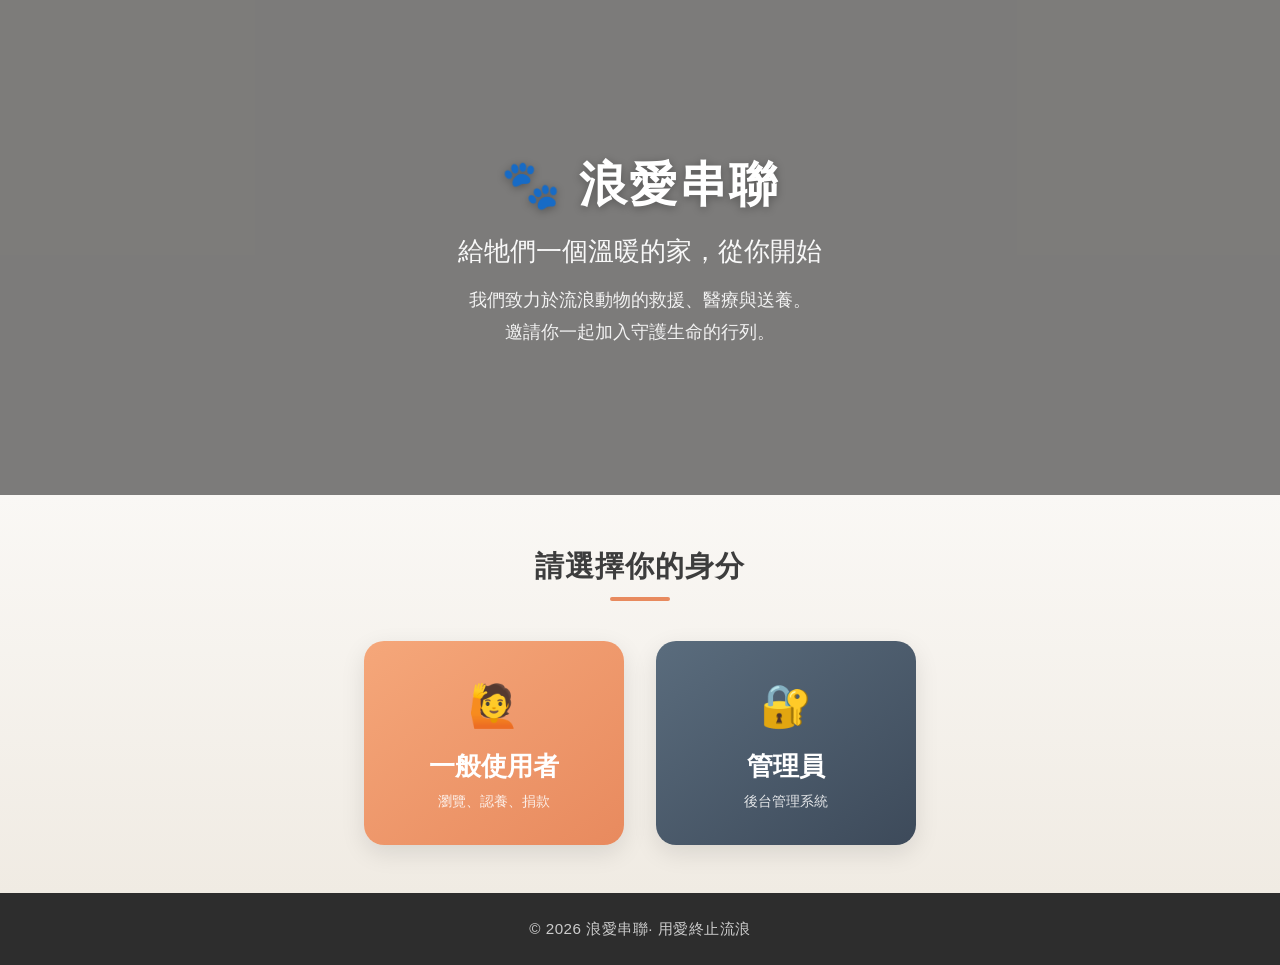
<file: index.html>
<!DOCTYPE html>
<html lang="zh-Hant">
<head>
    <meta charset="UTF-8" />
    <meta name="viewport" content="width=device-width, initial-scale=1.0" />
    <title>浪愛串聯 - 流浪動物關懷</title>
    <link rel="stylesheet" href="css/style.css" />
</head>
<body>

    <header class="hero">
        <div class="hero-overlay">
            <div class="hero-content">
                <h1 class="hero-title">🐾 浪愛串聯</h1>
                <p class="hero-subtitle">給牠們一個溫暖的家，從你開始</p>
                <p class="hero-description">
                    我們致力於流浪動物的救援、醫療與送養。<br />
                    邀請你一起加入守護生命的行列。
                </p>
            </div>
        </div>
    </header>

    <section class="role-selection">
        <div class="container">
            <h2 class="section-title">請選擇你的身分</h2>
            <div class="button-group">
                <a href="user-home.html" class="btn btn-user">
                    <span class="btn-icon">🙋</span>
                    一般使用者
                    <span class="btn-hint">瀏覽、認養、捐款</span>
                </a>
                <a href="admin-login.html" class="btn btn-admin">
                    <span class="btn-icon">🔐</span>
                    管理員
                    <span class="btn-hint">後台管理系統</span>
                </a>
            </div>
        </div>
    </section>

    <footer class="footer">
        <p>&copy; 2026 浪愛串聯· 用愛終止流浪</p>
    </footer>

</body>
</html>
</file>
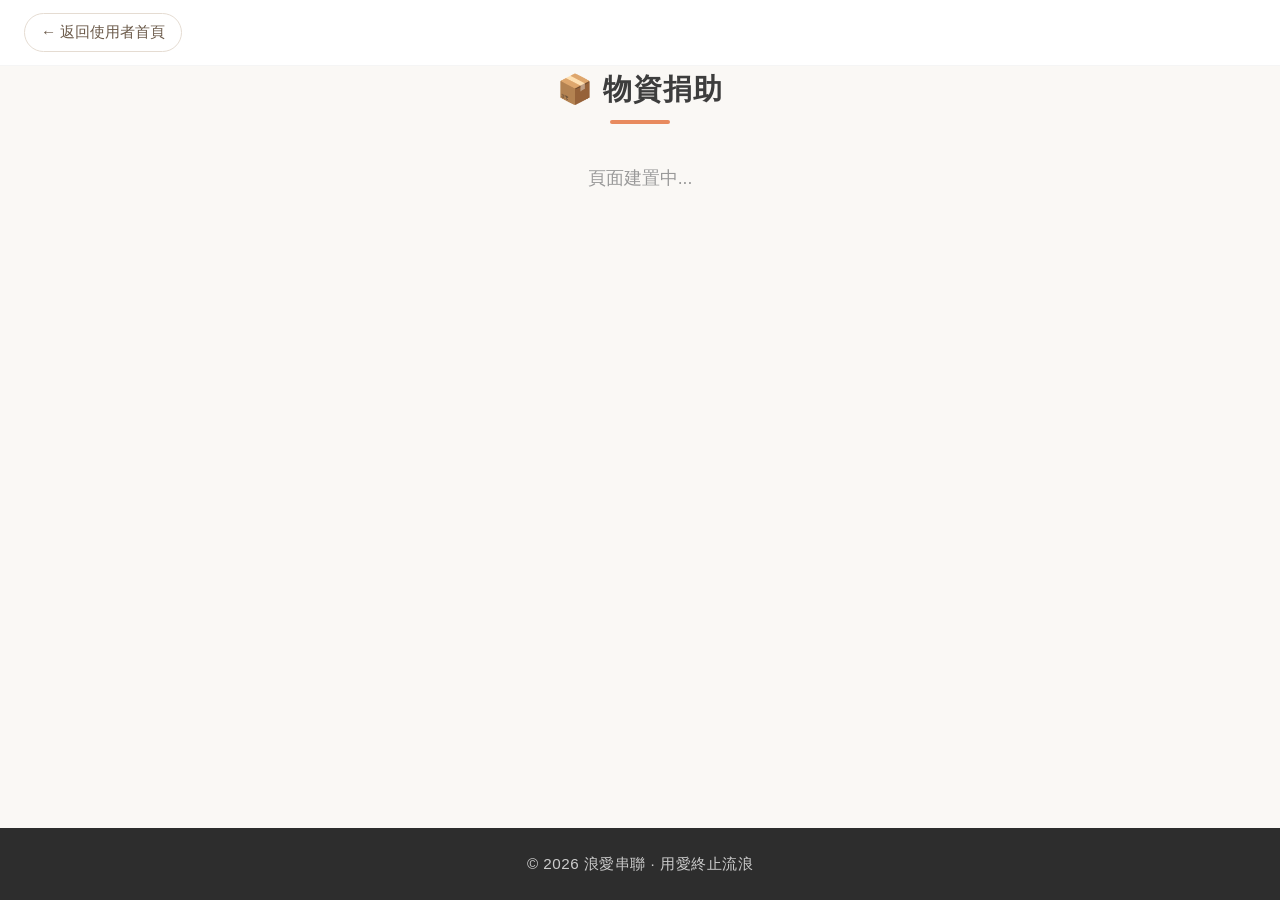
<file: donate.html>
<!DOCTYPE html>
<html lang="zh-Hant">
<head>
    <meta charset="UTF-8" />
    <meta name="viewport" content="width=device-width, initial-scale=1.0" />
    <title>浪愛串聯 - 物資捐助</title>
    <link rel="stylesheet" href="css/style.css" />
</head>
<body>

    <!-- ===== 左上角回首頁按鈕 ===== -->
    <div class="back-home-btn">
        <a href="user-home.html" class="btn-back">← 返回使用者首頁</a>
    </div>

    <!-- ===== 頁面內容 ===== -->
    <section class="page-section">
        <div class="container">
            <h2 class="section-title">📦 物資捐助</h2>
            <p style="text-align: center; color: #999; font-size: 1.1rem; margin-top: 2rem;">
                頁面建置中...
            </p>
        </div>
    </section>

    <!-- ===== 頁尾 ===== -->
    <footer class="footer">
        <p>&copy; 2026 浪愛串聯 · 用愛終止流浪</p>
    </footer>

</body>
</html>
</file>
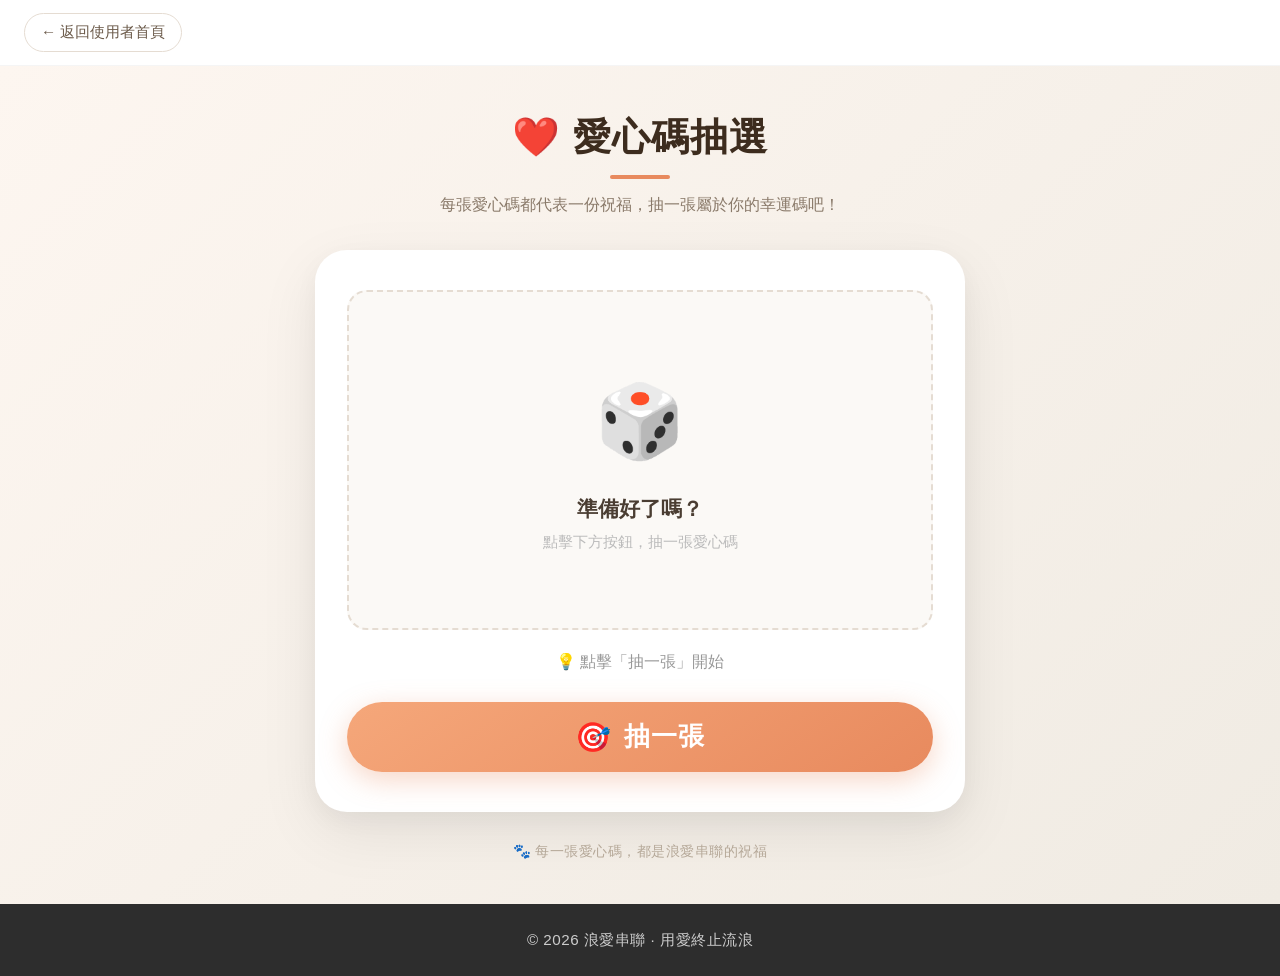
<file: qrcode.html>
<!DOCTYPE html>
<html lang="zh-Hant">
<head>
    <meta charset="UTF-8" />
    <meta name="viewport" content="width=device-width, initial-scale=1.0" />
    <title>浪愛串聯 - 愛心碼抽選</title>
    <link rel="stylesheet" href="css/style.css" />
</head>
<body>

    <!-- ===== 左上角返回按鈕（改用通用樣式） ===== -->
    <div class="back-home-btn">
        <a href="user-home.html" class="btn-back">← 返回使用者首頁</a>
    </div>

    <!-- ===== 愛心碼主內容 ===== -->
    <section class="qrcode-section">
        <div class="qrcode-container">

            <!-- 標題區域 -->
            <div class="qrcode-header">
                <h1 class="qrcode-title">❤️ 愛心碼抽選</h1>
                <p class="qrcode-subtitle">每張愛心碼都代表一份祝福，抽一張屬於你的幸運碼吧！</p>
            </div>

            <!-- 卡片顯示區 -->
            <div class="qrcode-card">
                <div class="qrcode-display" id="qrcodeDisplay">
                    <!-- 預設佔位符 -->
                    <div class="qrcode-placeholder" id="qrcodePlaceholder">
                        <div class="placeholder-icon">🎲</div>
                        <h3>準備好了嗎？</h3>
                        <p>點擊下方按鈕，抽一張愛心碼</p>
                    </div>
                    <!-- 愛心碼圖片 -->
                    <img id="qrcodeImage" class="qrcode-image" style="display: none;" alt="愛心碼" />
                </div>

                <!-- 狀態顯示 -->
                <div class="qrcode-info">
                    <p class="qrcode-status" id="qrcodeStatus">💡 點擊「抽一張」開始</p>
                </div>

                <!-- 按鈕群組 -->
                <div class="qrcode-btn-group">
                    <!-- 抽選按鈕 -->
                    <button class="qrcode-draw-btn" id="drawBtn">
                        <span class="btn-icon">🎯</span>
                        抽一張
                    </button>

                    <!-- 下載按鈕 -->
                    <button class="qrcode-download-btn" id="downloadBtn">
                        <span class="btn-icon">⬇️</span>
                        下載愛心碼
                    </button>
                </div>
            </div>

            <!-- 底部裝飾文字 -->
            <p class="qrcode-footer-text">🐾 每一張愛心碼，都是浪愛串聯的祝福</p>
        </div>
    </section>

    <!-- ===== 頁尾 ===== -->
    <footer class="footer">
        <p>&copy; 2026 浪愛串聯 · 用愛終止流浪</p>
    </footer>

    <script src="js/qrcode.js"></script>

</body>
</html>
</file>
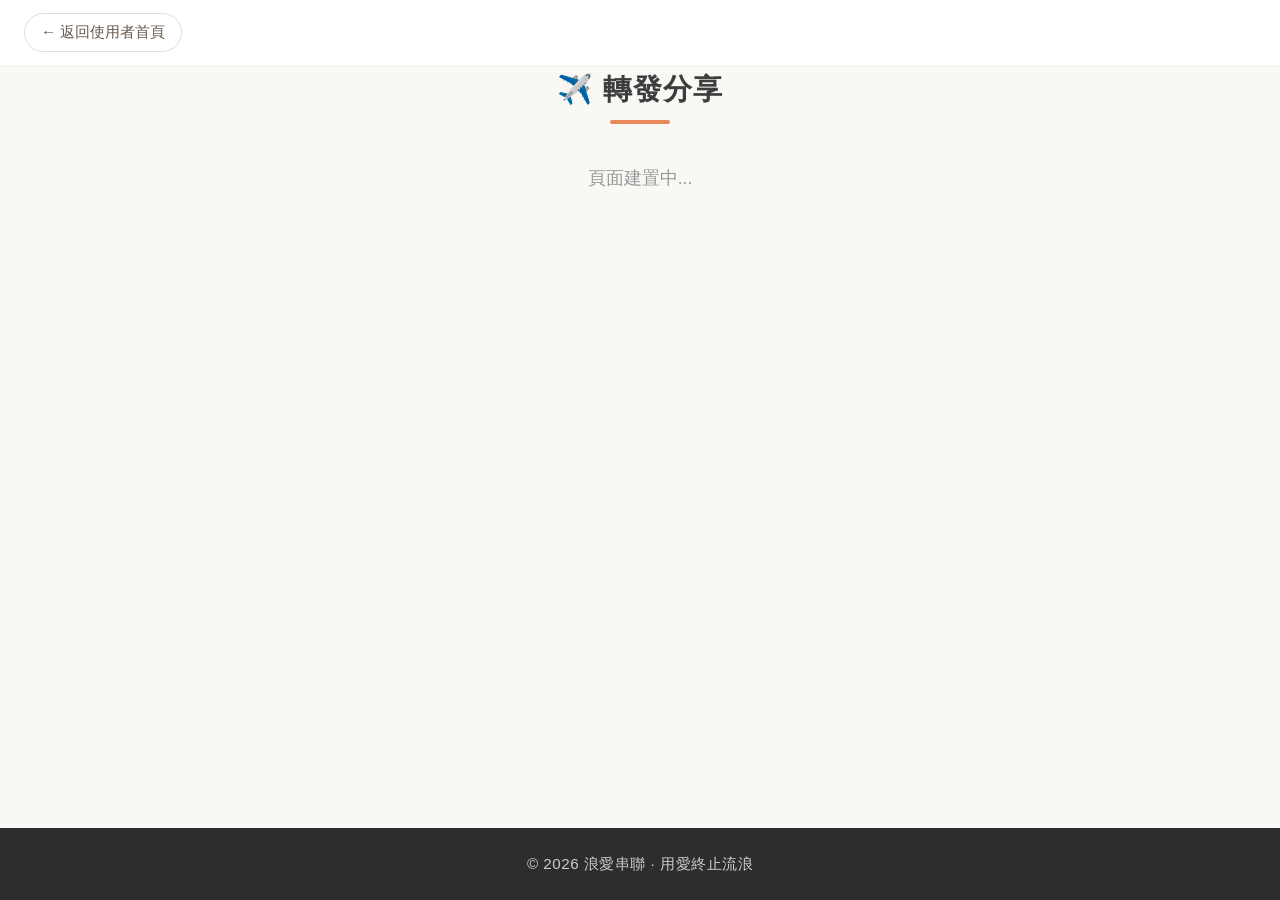
<file: share.html>
<!DOCTYPE html>
<html lang="zh-Hant">
<head>
    <meta charset="UTF-8" />
    <meta name="viewport" content="width=device-width, initial-scale=1.0" />
    <title>浪愛串聯 - 轉發分享</title>
    <link rel="stylesheet" href="css/style.css" />
</head>
<body>

    <!-- ===== 左上角回首頁按鈕 ===== -->
    <div class="back-home-btn">
        <a href="user-home.html" class="btn-back">← 返回使用者首頁</a>
    </div>

    <!-- ===== 頁面內容 ===== -->
    <section class="page-section">
        <div class="container">
            <h2 class="section-title">✈️ 轉發分享</h2>
            <p style="text-align: center; color: #999; font-size: 1.1rem; margin-top: 2rem;">
                頁面建置中...
            </p>
        </div>
    </section>

    <!-- ===== 頁尾 ===== -->
    <footer class="footer">
        <p>&copy; 2026 浪愛串聯 · 用愛終止流浪</p>
    </footer>

</body>
</html>
</file>
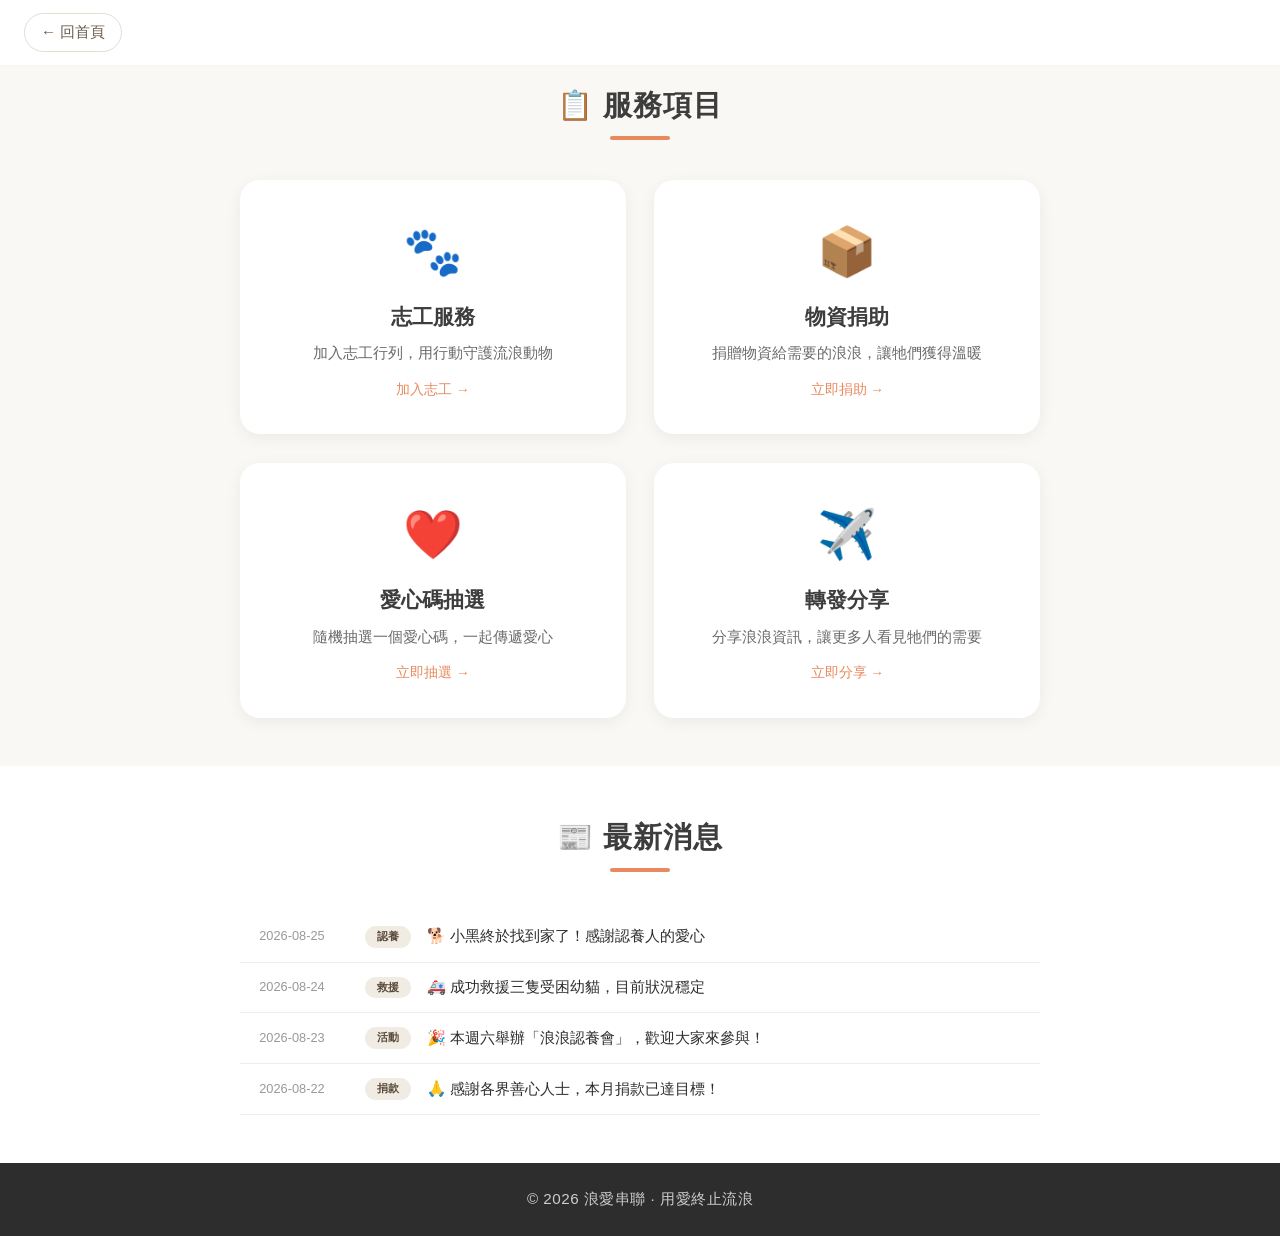
<file: user-home.html>
<!DOCTYPE html>
<html lang="zh-Hant">
<head>
    <meta charset="UTF-8" />
    <meta name="viewport" content="width=device-width, initial-scale=1.0" />
    <title>浪愛串聯 - 一般使用者</title>
    <link rel="stylesheet" href="css/style.css" />
</head>
<body>

    <!-- ===== 左上角回首頁按鈕 ===== -->
    <div class="back-home-btn">
        <a href="index.html" class="btn-back">← 回首頁</a>
    </div>

    <!-- ===== 功能卡片區 ===== -->
    <section class="feature-section" style="padding-top: 1rem;">
        <div class="container">
            <h2 class="section-title">📋 服務項目</h2>
            <div class="feature-grid">
                <!-- 志工服務 -->
                <a href="volunteer.html" class="feature-card">
                    <div class="card-icon">🐾</div>
                    <h3>志工服務</h3>
                    <p>加入志工行列，用行動守護流浪動物</p>
                    <span class="card-badge">加入志工 →</span>
                </a>

                <!-- 物資捐助 -->
                <a href="donate.html" class="feature-card">
                    <div class="card-icon">📦</div>
                    <h3>物資捐助</h3>
                    <p>捐贈物資給需要的浪浪，讓牠們獲得溫暖</p>
                    <span class="card-badge">立即捐助 →</span>
                </a>

                <!-- 愛心碼抽選 -->
                <a href="qrcode.html" class="feature-card">
                    <div class="card-icon">❤️</div>
                    <h3>愛心碼抽選</h3>
                    <p>隨機抽選一個愛心碼，一起傳遞愛心</p>
                    <span class="card-badge">立即抽選 →</span>
                </a>

                <!-- 轉發分享 -->
                <a href="share.html" class="feature-card">
                    <div class="card-icon">✈️</div>
                    <h3>轉發分享</h3>
                    <p>分享浪浪資訊，讓更多人看見牠們的需要</p>
                    <span class="card-badge">立即分享 →</span>
                </a>
            </div>
        </div>
    </section>

    <!-- ===== 最新消息區 ===== -->
    <section class="news-section">
        <div class="container">
            <h2 class="section-title">📰 最新消息</h2>
            <div class="news-list">
                <div class="news-item">
                    <span class="news-date">2026-08-25</span>
                    <span class="news-tag">認養</span>
                    <p class="news-title">🐕 小黑終於找到家了！感謝認養人的愛心</p>
                </div>
                <div class="news-item">
                    <span class="news-date">2026-08-24</span>
                    <span class="news-tag">救援</span>
                    <p class="news-title">🚑 成功救援三隻受困幼貓，目前狀況穩定</p>
                </div>
                <div class="news-item">
                    <span class="news-date">2026-08-23</span>
                    <span class="news-tag">活動</span>
                    <p class="news-title">🎉 本週六舉辦「浪浪認養會」，歡迎大家來參與！</p>
                </div>
                <div class="news-item">
                    <span class="news-date">2026-08-22</span>
                    <span class="news-tag">捐款</span>
                    <p class="news-title">🙏 感謝各界善心人士，本月捐款已達目標！</p>
                </div>
            </div>
        </div>
    </section>

    <!-- ===== 頁尾 ===== -->
    <footer class="footer">
        <p>&copy; 2026 浪愛串聯 · 用愛終止流浪</p>
    </footer>

</body>
</html>
</file>
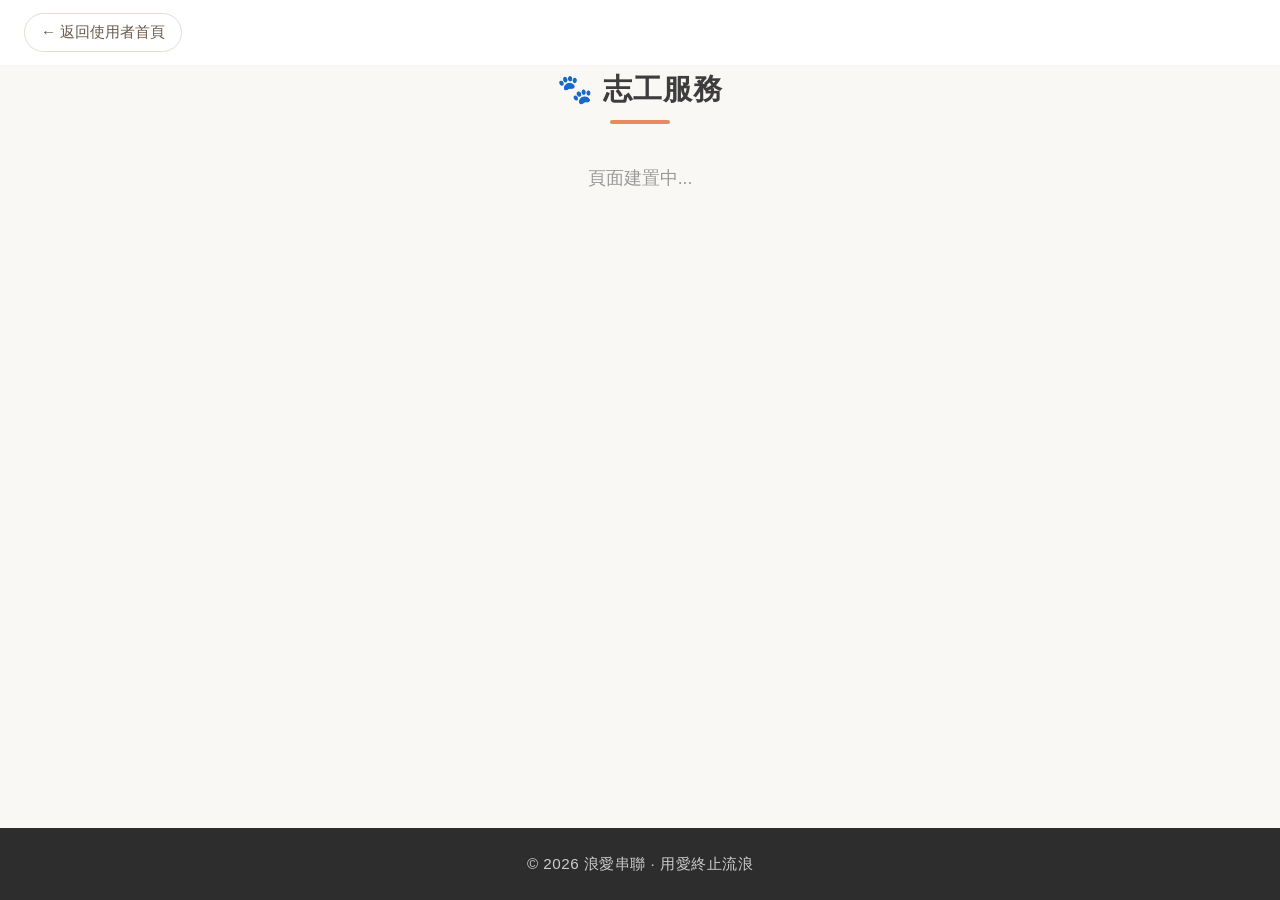
<file: volunteer.html>
<!DOCTYPE html>
<html lang="zh-Hant">
<head>
    <meta charset="UTF-8" />
    <meta name="viewport" content="width=device-width, initial-scale=1.0" />
    <title>浪愛串聯 - 志工服務</title>
    <link rel="stylesheet" href="css/style.css" />
</head>
<body>

    <!-- ===== 左上角回首頁按鈕 ===== -->
    <div class="back-home-btn">
        <a href="user-home.html" class="btn-back">← 返回使用者首頁</a>
    </div>

    <!-- ===== 頁面內容 ===== -->
    <section class="page-section">
        <div class="container">
            <h2 class="section-title">🐾 志工服務</h2>
            <p style="text-align: center; color: #999; font-size: 1.1rem; margin-top: 2rem;">
                頁面建置中...
            </p>
        </div>
    </section>

    <!-- ===== 頁尾 ===== -->
    <footer class="footer">
        <p>&copy; 2026 浪愛串聯 · 用愛終止流浪</p>
    </footer>

</body>
</html>
</file>
<file: css/style.css>
/* ================================================================
   全域重置 & 字型
   ================================================================ */
* {
    margin: 0;
    padding: 0;
    box-sizing: border-box;
}

body {
    font-family: 'Segoe UI', 'PingFang TC', Roboto, 'Helvetica Neue', sans-serif;
    background-color: #faf8f5;
    color: #2d2d2d;
    line-height: 1.6;
    min-height: 100vh;
    display: flex;
    flex-direction: column;
}

a {
    text-decoration: none;
}

.container {
    max-width: 1200px;
    margin: 0 auto;
    padding: 0 1.5rem;
}

.section-title {
    font-size: 1.8rem;
    font-weight: 600;
    color: #3d3d3d;
    margin-bottom: 2.5rem;
    text-align: center;
    letter-spacing: 1px;
}

.section-title::after {
    content: '';
    display: block;
    width: 60px;
    height: 4px;
    background: #e88a5e;
    margin: 0.5rem auto 0;
    border-radius: 2px;
}

/* ================================================================
   通用按鈕樣式 (所有頁面共用)
   ================================================================ */

/* ----- 左上角回首頁按鈕容器 ----- */
.back-home-btn {
    position: sticky;
    top: 0;
    z-index: 100;
    padding: 0.8rem 1.5rem;
    background: rgba(255, 255, 255, 0.92);
    backdrop-filter: blur(8px);
    -webkit-backdrop-filter: blur(8px);
    border-bottom: 1px solid rgba(0, 0, 0, 0.04);
}

/* ----- 通用返回按鈕 ----- */
.btn-back {
    display: inline-flex;
    align-items: center;
    gap: 0.4rem;
    font-size: 0.95rem;
    font-weight: 500;
    color: #6b5a4a;
    text-decoration: none;
    padding: 0.4rem 1rem;
    border-radius: 40px;
    transition: all 0.25s ease;
    background: transparent;
    border: 1.5px solid #e5dcd2;
    cursor: pointer;
}

.btn-back:hover {
    background: #f0ebe3;
    border-color: #c7b09b;
    transform: translateX(-3px);
}

.btn-back:active {
    transform: scale(0.95);
}

.btn-back-lg {
    font-size: 1.1rem;
    padding: 0.6rem 1.5rem;
}

/* ================================================================
   首頁樣式 (index.html)
   ================================================================ */

/* ----- 主視覺區 ----- */
.hero {
    background-image: url('https://images.unsplash.com/photo-1548199973-03cce0bbc87b?w=1200&q=80');
    background-size: cover;
    background-position: center;
    background-attachment: fixed;
    min-height: 55vh;
    display: flex;
    align-items: center;
    justify-content: center;
    position: relative;
}

.hero-overlay {
    background-color: rgba(0, 0, 0, 0.50);
    width: 100%;
    min-height: 55vh;
    display: flex;
    align-items: center;
    justify-content: center;
    padding: 2rem 1.5rem;
}

.hero-content {
    text-align: center;
    color: #ffffff;
    max-width: 800px;
}

.hero-title {
    font-size: 3rem;
    font-weight: 700;
    letter-spacing: 2px;
    margin-bottom: 0.5rem;
    text-shadow: 0 2px 8px rgba(0, 0, 0, 0.3);
}

.hero-subtitle {
    font-size: 1.6rem;
    font-weight: 300;
    margin-bottom: 0.8rem;
    opacity: 0.95;
}

.hero-description {
    font-size: 1.1rem;
    opacity: 0.9;
    line-height: 1.8;
}

/* ----- 角色選擇區 ----- */
.role-selection {
    flex: 1;
    padding: 3rem 1.5rem;
    background: linear-gradient(180deg, #faf8f5 0%, #f0ebe3 100%);
    display: flex;
    align-items: center;
    justify-content: center;
}

.role-selection .container {
    text-align: center;
}

/* ----- 按鈕群組 ----- */
.button-group {
    display: flex;
    flex-wrap: wrap;
    gap: 2rem;
    justify-content: center;
}

.btn {
    display: flex;
    flex-direction: column;
    align-items: center;
    justify-content: center;
    width: 260px;
    padding: 2rem 1.5rem;
    border-radius: 20px;
    font-size: 1.6rem;
    font-weight: 600;
    color: #ffffff;
    transition: transform 0.25s ease, box-shadow 0.3s ease;
    box-shadow: 0 8px 24px rgba(0, 0, 0, 0.10);
    cursor: pointer;
    border: none;
}

.btn:hover {
    transform: translateY(-6px);
    box-shadow: 0 16px 40px rgba(0, 0, 0, 0.18);
}

.btn:active {
    transform: scale(0.96);
}

.btn-icon {
    font-size: 2.6rem;
    margin-bottom: 0.4rem;
}

.btn-hint {
    font-size: 0.9rem;
    font-weight: 400;
    opacity: 0.85;
    margin-top: 0.2rem;
}

.btn-user {
    background: linear-gradient(145deg, #f5a77a, #e88a5e);
}

.btn-user:hover {
    background: linear-gradient(145deg, #f7b48c, #ea7f4b);
}

.btn-admin {
    background: linear-gradient(145deg, #5a6c7d, #3d4a5a);
}

.btn-admin:hover {
    background: linear-gradient(145deg, #6a7e91, #475668);
}

/* ================================================================
   使用者頁面樣式 (user-home.html)
   ================================================================ */

.feature-section {
    padding: 3rem 1.5rem;
    background: #faf8f5;
    flex: 1;
}

.feature-grid {
    display: grid;
    grid-template-columns: repeat(2, 1fr);
    gap: 1.8rem;
    max-width: 800px;
    margin: 0 auto;
}

.feature-card {
    background: #ffffff;
    border-radius: 20px;
    padding: 2rem 1.5rem;
    text-align: center;
    text-decoration: none;
    color: #2d2d2d;
    box-shadow: 0 4px 16px rgba(0, 0, 0, 0.06);
    transition: transform 0.25s ease, box-shadow 0.3s ease;
    border: 2px solid transparent;
    display: flex;
    flex-direction: column;
    align-items: center;
}

.feature-card:hover {
    transform: translateY(-6px);
    box-shadow: 0 12px 32px rgba(0, 0, 0, 0.10);
    border-color: #e88a5e;
}

.card-icon {
    font-size: 3rem;
    margin-bottom: 0.6rem;
}

.feature-card h3 {
    font-size: 1.3rem;
    font-weight: 600;
    margin-bottom: 0.5rem;
    color: #3d3d3d;
}

.feature-card p {
    font-size: 0.95rem;
    color: #6b6b6b;
    line-height: 1.6;
    margin-bottom: 0.8rem;
    flex: 1;
}

.card-badge {
    font-size: 0.85rem;
    font-weight: 500;
    color: #e88a5e;
    transition: color 0.2s;
}

.feature-card:hover .card-badge {
    color: #d4733e;
}

/* ----- 最新消息 ----- */
.news-section {
    padding: 3rem 1.5rem;
    background: #ffffff;
}

.news-list {
    max-width: 800px;
    margin: 0 auto;
}

.news-item {
    display: flex;
    align-items: center;
    gap: 1rem;
    padding: 0.8rem 1.2rem;
    border-bottom: 1px solid #f0ebe3;
    transition: background 0.2s;
}

.news-item:hover {
    background: #faf8f5;
    border-radius: 8px;
}

.news-date {
    font-size: 0.8rem;
    color: #999;
    white-space: nowrap;
    min-width: 90px;
}

.news-tag {
    font-size: 0.7rem;
    font-weight: 600;
    padding: 2px 12px;
    border-radius: 20px;
    background: #f0ebe3;
    color: #5a4a3a;
    white-space: nowrap;
}

.news-title {
    font-size: 0.95rem;
    color: #2d2d2d;
    margin: 0;
    flex: 1;
}

/* ================================================================
   愛心碼頁面樣式 (qrcode.html)
   ================================================================ */

.qrcode-section {
    flex: 1;
    padding: 2.5rem 1.5rem;
    background: linear-gradient(135deg, #fdf6f0 0%, #f0ebe3 100%);
    display: flex;
    align-items: center;
    justify-content: center;
    min-height: 80vh;
}

.qrcode-container {
    max-width: 650px;
    width: 100%;
    margin: 0 auto;
}

.qrcode-header {
    text-align: center;
    margin-bottom: 2rem;
}

.qrcode-title {
    font-size: 2.4rem;
    font-weight: 700;
    color: #3d2c1e;
    margin-bottom: 0.5rem;
    letter-spacing: 1px;
}

.qrcode-title::after {
    content: '';
    display: block;
    width: 60px;
    height: 4px;
    background: #e88a5e;
    margin: 0.5rem auto 0;
    border-radius: 2px;
}

.qrcode-subtitle {
    font-size: 1rem;
    color: #8a7a6a;
    margin-top: 0.8rem;
}

.qrcode-card {
    background: #ffffff;
    border-radius: 32px;
    padding: 2.5rem 2rem;
    box-shadow: 0 20px 60px rgba(0, 0, 0, 0.08), 0 8px 24px rgba(0, 0, 0, 0.04);
    transition: box-shadow 0.3s ease;
}

.qrcode-card:hover {
    box-shadow: 0 24px 72px rgba(0, 0, 0, 0.12);
}

.qrcode-display {
    background: #fbf9f6;
    border-radius: 20px;
    padding: 2rem;
    min-height: 340px;
    display: flex;
    align-items: center;
    justify-content: center;
    border: 2px dashed #e5dcd2;
    transition: border-color 0.4s, background 0.4s;
    position: relative;
}

.qrcode-display.has-image {
    border-color: #e88a5e;
    border-style: solid;
    background: #fefcf9;
}

.qrcode-placeholder {
    display: flex;
    flex-direction: column;
    align-items: center;
    justify-content: center;
    text-align: center;
}

.placeholder-icon {
    font-size: 4.5rem;
    margin-bottom: 0.8rem;
    animation: float 3s ease-in-out infinite;
}

@keyframes float {
    0%,
    100% {
        transform: translateY(0);
    }
    50% {
        transform: translateY(-10px);
    }
}

.qrcode-placeholder h3 {
    font-size: 1.3rem;
    color: #4a3d32;
    margin-bottom: 0.3rem;
}

.qrcode-placeholder p {
    font-size: 0.95rem;
    color: #bbb;
}

.qrcode-image {
    max-width: 100%;
    max-height: 400px;
    width: auto;
    height: auto;
    border-radius: 16px;
    box-shadow: 0 4px 20px rgba(0, 0, 0, 0.06);
    object-fit: contain;
    animation: fadeIn 0.5s ease;
}

@keyframes fadeIn {
    from {
        opacity: 0;
        transform: scale(0.95);
    }
    to {
        opacity: 1;
        transform: scale(1);
    }
}

.qrcode-info {
    text-align: center;
    margin: 1.2rem 0 1.5rem;
}

.qrcode-status {
    font-size: 1rem;
    color: #999;
    min-height: 1.8rem;
    font-weight: 500;
}

.qrcode-btn-group {
    display: flex;
    flex-direction: column;
    gap: 0.8rem;
    width: 100%;
}

.qrcode-draw-btn {
    display: inline-flex;
    align-items: center;
    justify-content: center;
    gap: 0.8rem;
    width: 100%;
    padding: 1.1rem 2rem;
    font-size: 1.6rem;
    font-weight: 700;
    color: #ffffff;
    background: linear-gradient(145deg, #f5a77a, #e88a5e);
    border: none;
    border-radius: 60px;
    cursor: pointer;
    transition: transform 0.25s ease, box-shadow 0.3s ease;
    box-shadow: 0 8px 28px rgba(232, 138, 94, 0.35);
    letter-spacing: 1px;
}

.qrcode-draw-btn:hover {
    transform: translateY(-3px);
    box-shadow: 0 16px 44px rgba(232, 138, 94, 0.45);
}

.qrcode-draw-btn:active {
    transform: scale(0.97);
}

.qrcode-draw-btn .btn-icon {
    font-size: 1.8rem;
    margin-bottom: 0;
}

.qrcode-download-btn {
    display: none;
    align-items: center;
    justify-content: center;
    gap: 0.8rem;
    width: 100%;
    padding: 1rem 2rem;
    font-size: 1.3rem;
    font-weight: 600;
    color: #ffffff;
    background: linear-gradient(145deg, #5a9fb5, #3d8ba3);
    border: none;
    border-radius: 60px;
    cursor: pointer;
    transition: transform 0.25s ease, box-shadow 0.3s ease, background 0.3s ease;
    box-shadow: 0 8px 24px rgba(61, 139, 163, 0.35);
    letter-spacing: 0.5px;
}

.qrcode-download-btn.show {
    display: inline-flex;
    animation: fadeInUp 0.4s ease;
}

@keyframes fadeInUp {
    from {
        opacity: 0;
        transform: translateY(15px);
    }
    to {
        opacity: 1;
        transform: translateY(0);
    }
}

.qrcode-download-btn:hover {
    transform: translateY(-3px);
    box-shadow: 0 14px 36px rgba(61, 139, 163, 0.45);
    background: linear-gradient(145deg, #6aafc5, #4a9bb3);
}

.qrcode-download-btn:active {
    transform: scale(0.97);
}

.qrcode-download-btn .btn-icon {
    font-size: 1.5rem;
    margin-bottom: 0;
}

.qrcode-download-btn.success {
    background: linear-gradient(145deg, #5cb885, #3da36a);
    box-shadow: 0 8px 24px rgba(61, 163, 106, 0.35);
}

.qrcode-footer-text {
    text-align: center;
    font-size: 0.9rem;
    color: #b5a898;
    margin-top: 1.8rem;
    letter-spacing: 0.5px;
}

/* ================================================================
   頁尾
   ================================================================ */
.footer {
    text-align: center;
    padding: 1.5rem 1rem;
    background-color: #2d2d2d;
    color: #cccccc;
    font-size: 0.95rem;
    letter-spacing: 0.5px;
    margin-top: auto;
}

/* ================================================================
   響應式設計 - 手機 (螢幕寬度 <= 768px)
   ================================================================ */
@media (max-width: 768px) {
    .hero {
        min-height: 35vh;
        background-attachment: scroll;
        background-position: center 30%;
    }
    .hero-overlay {
        min-height: 35vh;
        padding: 1.2rem 1rem;
    }
    .hero-title {
        font-size: 1.8rem;
    }
    .hero-subtitle {
        font-size: 1rem;
    }
    .hero-description {
        font-size: 0.9rem;
    }

    .role-selection {
        padding: 1.8rem 1rem;
    }

    .section-title {
        font-size: 1.3rem;
        margin-bottom: 1.5rem;
    }
    .section-title::after {
        width: 40px;
        height: 3px;
    }

    .button-group {
        flex-direction: column;
        align-items: center;
        gap: 1rem;
        width: 100%;
    }
    .btn {
        width: 100%;
        max-width: 100%;
        padding: 1.2rem 1rem;
        font-size: 1.2rem;
        border-radius: 16px;
        min-height: 120px;
    }
    .btn-icon {
        font-size: 2rem;
    }
    .btn-hint {
        font-size: 0.8rem;
    }

    .back-home-btn {
        padding: 0.5rem 1rem;
    }
    .btn-back {
        font-size: 0.85rem;
        padding: 0.3rem 0.8rem;
    }
    .btn-back-lg {
        font-size: 0.95rem;
        padding: 0.5rem 1.2rem;
    }

    .feature-section {
        padding: 2rem 1rem;
    }
    .feature-grid {
        grid-template-columns: 1fr;
        gap: 1rem;
        max-width: 100%;
    }
    .feature-card {
        padding: 1.2rem 1rem;
        border-radius: 16px;
        flex-direction: row;
        flex-wrap: wrap;
        text-align: left;
        align-items: center;
        gap: 0.5rem 1rem;
    }
    .card-icon {
        font-size: 2.2rem;
        margin-bottom: 0;
        flex: 0 0 auto;
    }
    .feature-card h3 {
        font-size: 1.1rem;
        margin-bottom: 0;
        flex: 1;
    }
    .feature-card p {
        font-size: 0.85rem;
        margin-bottom: 0;
        width: 100%;
        padding-left: 0;
        order: 3;
        color: #888;
    }
    .card-badge {
        font-size: 0.75rem;
        order: 4;
        width: 100%;
        text-align: right;
        margin-top: 0.2rem;
    }

    .news-section {
        padding: 2rem 1rem;
    }
    .news-list {
        max-width: 100%;
    }
    .news-item {
        flex-wrap: wrap;
        gap: 0.3rem 0.6rem;
        padding: 0.6rem 0.4rem;
    }
    .news-date {
        font-size: 0.7rem;
        min-width: auto;
        color: #aaa;
    }
    .news-tag {
        font-size: 0.6rem;
        padding: 1px 10px;
    }
    .news-title {
        font-size: 0.85rem;
        width: 100%;
        order: 3;
    }

    .qrcode-section {
        padding: 1.5rem 1rem;
        min-height: 70vh;
    }
    .qrcode-title {
        font-size: 1.8rem;
    }
    .qrcode-subtitle {
        font-size: 0.9rem;
    }
    .qrcode-card {
        padding: 1.5rem 1.2rem;
        border-radius: 24px;
    }
    .qrcode-display {
        padding: 1.2rem;
        min-height: 260px;
        border-radius: 16px;
    }
    .qrcode-image {
        max-height: 240px;
    }
    .placeholder-icon {
        font-size: 3.5rem;
    }
    .qrcode-placeholder h3 {
        font-size: 1.1rem;
    }
    .qrcode-placeholder p {
        font-size: 0.85rem;
    }
    .qrcode-draw-btn {
        padding: 0.9rem 1.5rem;
        font-size: 1.3rem;
    }
    .qrcode-draw-btn .btn-icon {
        font-size: 1.4rem;
    }
    .qrcode-download-btn {
        padding: 0.8rem 1.5rem;
        font-size: 1.1rem;
    }
    .qrcode-download-btn .btn-icon {
        font-size: 1.3rem;
    }
    .qrcode-status {
        font-size: 0.9rem;
    }
    .qrcode-footer-text {
        font-size: 0.8rem;
        margin-top: 1.2rem;
    }

    .footer {
        padding: 1rem 0.8rem;
        font-size: 0.8rem;
    }
}

/* ================================================================
   響應式設計 - 極小手機 (螢幕寬度 <= 400px)
   ================================================================ */
@media (max-width: 400px) {
    .hero-title {
        font-size: 1.5rem;
    }
    .hero-subtitle {
        font-size: 0.85rem;
    }
    .hero-description {
        font-size: 0.8rem;
    }

    .btn {
        font-size: 1rem;
        padding: 1rem 0.8rem;
        min-height: 100px;
        border-radius: 14px;
    }
    .btn-icon {
        font-size: 1.6rem;
    }
    .btn-hint {
        font-size: 0.7rem;
    }

    .card-icon {
        font-size: 1.8rem;
    }
    .feature-card h3 {
        font-size: 0.95rem;
    }
    .feature-card p {
        font-size: 0.75rem;
    }
    .card-badge {
        font-size: 0.7rem;
    }

    .news-date {
        font-size: 0.6rem;
    }
    .news-tag {
        font-size: 0.55rem;
        padding: 1px 8px;
    }
    .news-title {
        font-size: 0.78rem;
    }

    .section-title {
        font-size: 1.1rem;
    }

    .qrcode-title {
        font-size: 1.5rem;
    }
    .qrcode-card {
        padding: 1rem 0.8rem;
        border-radius: 20px;
    }
    .qrcode-display {
        padding: 0.8rem;
        min-height: 200px;
        border-radius: 14px;
    }
    .qrcode-image {
        max-height: 170px;
    }
    .placeholder-icon {
        font-size: 2.8rem;
    }
    .qrcode-placeholder h3 {
        font-size: 0.95rem;
    }
    .qrcode-placeholder p {
        font-size: 0.75rem;
    }
    .qrcode-draw-btn {
        padding: 0.7rem 1.2rem;
        font-size: 1.1rem;
    }
    .qrcode-draw-btn .btn-icon {
        font-size: 1.2rem;
    }
    .qrcode-download-btn {
        padding: 0.6rem 1.2rem;
        font-size: 0.95rem;
    }
    .qrcode-download-btn .btn-icon {
        font-size: 1.1rem;
    }
    .qrcode-status {
        font-size: 0.8rem;
    }
    .qrcode-footer-text {
        font-size: 0.7rem;
    }

    .footer {
        font-size: 0.7rem;
        padding: 0.8rem 0.5rem;
    }
}

/* ================================================================
   響應式設計 - 手機橫向
   ================================================================ */
@media (max-width: 768px) and (orientation: landscape) {
    .hero {
        min-height: 60vh;
    }
    .hero-overlay {
        min-height: 60vh;
    }
    .btn {
        min-height: 80px;
        padding: 0.8rem 1rem;
    }
    .feature-grid {
        grid-template-columns: repeat(2, 1fr);
        gap: 0.8rem;
    }
    .feature-card {
        padding: 1rem 0.8rem;
    }
    .qrcode-display {
        min-height: 180px;
    }
    .qrcode-image {
        max-height: 200px;
    }
}
</file>
